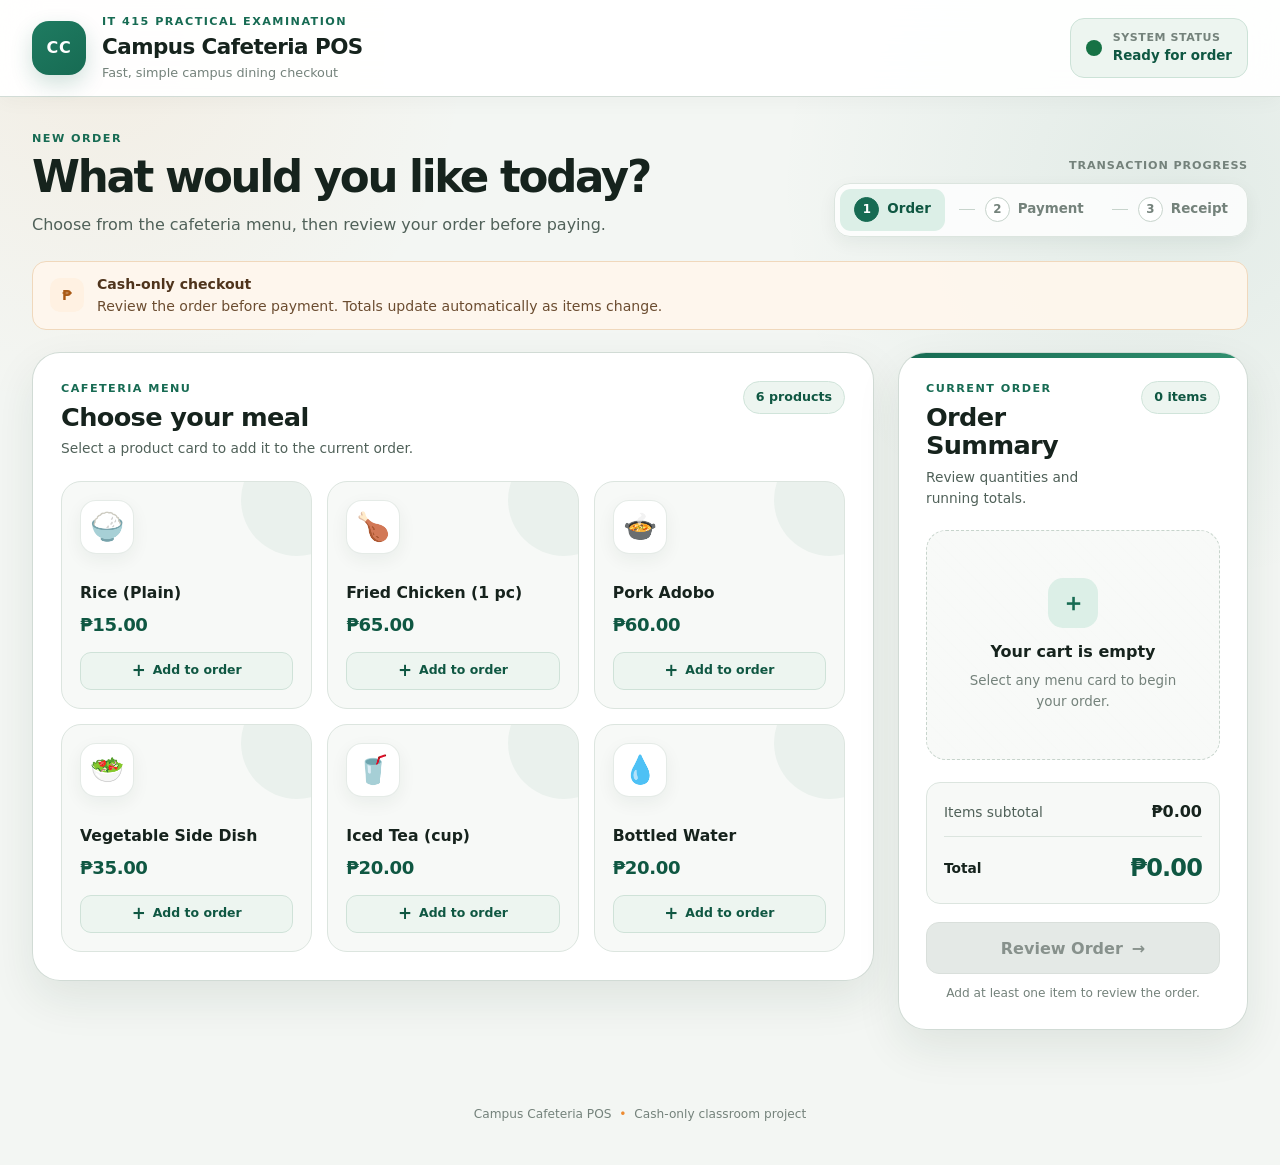
<file: index.html>
<!doctype html>
<html lang="en">
  <head>
    <meta charset="UTF-8" />
    <meta name="viewport" content="width=device-width, initial-scale=1.0" />
    <meta
      name="description"
      content="A desktop-friendly campus cafeteria point-of-sale application."
    />
    <title>Campus Cafeteria POS</title>
    <link rel="stylesheet" href="css/styles.css" />
    <script type="module" src="js/app.js"></script>
  </head>
  <body>
    <header class="site-header">
      <div class="header-inner">
        <div class="brand">
          <span class="brand-mark" aria-hidden="true">CC</span>
          <div class="brand-copy">
            <p class="eyebrow">IT 415 Practical Examination</p>
            <h1>Campus Cafeteria POS</h1>
            <p class="brand-subtitle">Fast, simple campus dining checkout</p>
          </div>
        </div>

        <div class="system-status" aria-label="System ready for a new order">
          <span class="status-dot" aria-hidden="true"></span>
          <span>
            <small>System status</small>
            <strong>Ready for order</strong>
          </span>
        </div>
      </div>
    </header>

    <main class="app-shell">
      <section class="welcome" aria-labelledby="welcome-title">
        <div class="welcome-copy">
          <p class="eyebrow">New order</p>
          <h2 id="welcome-title">What would you like today?</h2>
          <p>Choose from the cafeteria menu, then review your order before paying.</p>
        </div>

        <div class="progress-wrap">
          <p>Transaction progress</p>
          <ol class="progress-steps" aria-label="Transaction progress">
            <li class="is-current" aria-current="step"><span>1</span> Order</li>
            <li><span>2</span> Payment</li>
            <li><span>3</span> Receipt</li>
          </ol>
        </div>
      </section>

      <div id="stage-status" class="stage-notice" role="status">
        <span class="notice-icon" aria-hidden="true">₱</span>
        <span>
          <strong>Cash-only checkout</strong>
          Review the order before payment. Totals update automatically as items change.
        </span>
      </div>

      <section id="order-view" class="app-view" aria-label="Create an order">
        <section class="menu-panel" aria-labelledby="menu-title">
          <div class="section-heading">
            <div>
              <p class="eyebrow">Cafeteria menu</p>
              <h2 id="menu-title">Choose your meal</h2>
              <p class="section-description">Select a product card to add it to the current order.</p>
            </div>
            <span id="product-count" class="count-label">6 products</span>
          </div>

          <div id="product-grid" class="product-grid"></div>

          <noscript>
            <p class="message message-error">JavaScript must be enabled to display the menu.</p>
          </noscript>
        </section>

        <aside class="order-panel" aria-labelledby="order-summary-title">
          <div class="section-heading order-heading">
            <div>
              <p class="eyebrow">Current order</p>
              <h2 id="order-summary-title">Order Summary</h2>
              <p class="section-description">Review quantities and running totals.</p>
            </div>
            <span id="cart-count" class="count-label">0 items</span>
          </div>

          <div id="empty-cart" class="empty-cart">
            <span class="empty-icon" aria-hidden="true">＋</span>
            <h3>Your cart is empty</h3>
            <p>Select any menu card to begin your order.</p>
          </div>

          <div id="cart-items" class="cart-items" aria-live="polite" hidden></div>

          <div class="totals" aria-label="Order totals">
            <div>
              <span>Items subtotal</span>
              <strong id="cart-subtotal">₱0.00</strong>
            </div>
            <div class="grand-total">
              <span>Total</span>
              <strong id="cart-total">₱0.00</strong>
            </div>
          </div>

          <button id="review-order-button" class="primary-button" type="button" disabled>
            Review Order <span aria-hidden="true">→</span>
          </button>
          <p id="review-order-help" class="button-help">Add at least one item to review the order.</p>
        </aside>
      </section>

      <section id="review-view" class="app-view single-panel" aria-labelledby="review-title" hidden>
        <div class="flow-panel order-review-panel">
          <div class="section-heading flow-heading">
            <div>
              <p class="eyebrow">Final check</p>
              <h2 id="review-title">Review Your Order</h2>
              <p class="section-description">Confirm every item before moving to payment.</p>
            </div>
            <span id="review-item-count" class="count-label">0 items</span>
          </div>

          <div id="review-items" class="review-items"></div>

          <div class="review-total">
            <span>Order total</span>
            <strong id="review-total">₱0.00</strong>
          </div>

          <div class="button-row">
            <button id="back-to-order-button" class="secondary-button" type="button">
              <span aria-hidden="true">←</span> Back to Menu
            </button>
            <button id="continue-to-payment-button" class="primary-button" type="button">
              Continue to Payment <span aria-hidden="true">→</span>
            </button>
          </div>
          <p class="button-help">Payment method: cash</p>
        </div>
      </section>

      <section id="payment-view" class="app-view single-panel" aria-labelledby="payment-title" hidden>
        <form id="payment-form" class="flow-panel payment-panel" novalidate>
          <div class="flow-heading payment-heading">
            <span class="flow-icon" aria-hidden="true">₱</span>
            <div>
              <p class="eyebrow">Cash payment</p>
              <h2 id="payment-title">Enter payment amount</h2>
              <p class="section-description">The change will be calculated automatically.</p>
            </div>
          </div>

          <div class="payment-summary">
            <span>Amount due</span>
            <strong id="payment-order-total">₱0.00</strong>
          </div>

          <label for="cash-amount">Cash received</label>
          <div class="money-input">
            <span aria-hidden="true">₱</span>
            <input
              id="cash-amount"
              name="cashAmount"
              type="text"
              inputmode="decimal"
              autocomplete="off"
              placeholder="0.00"
              maxlength="12"
              aria-describedby="cash-help payment-message"
            />
          </div>
          <p id="cash-help" class="field-help">Enter pesos with up to two decimal places.</p>
          <p id="payment-message" class="message" aria-live="polite"></p>
          <div class="button-row">
            <button id="back-to-review-button" class="secondary-button" type="button">
              <span aria-hidden="true">←</span> Back to Review
            </button>
            <button id="confirm-payment-button" class="primary-button" type="submit">
              Confirm Payment <span aria-hidden="true">→</span>
            </button>
          </div>
        </form>
      </section>

      <section id="confirmation-view" class="app-view single-panel" aria-labelledby="confirmation-title" hidden>
        <div class="flow-panel centered-panel">
          <span class="success-mark" aria-hidden="true">✓</span>
          <p class="eyebrow">Payment confirmed</p>
          <h2 id="confirmation-title">Transaction complete</h2>
          <p class="confirmation-copy">Your cash payment was accepted and your receipt is ready.</p>

          <dl class="transaction-details">
            <div>
              <dt>Total</dt>
              <dd id="confirmation-total">₱0.00</dd>
            </div>
            <div>
              <dt>Cash received</dt>
              <dd id="confirmation-paid">₱0.00</dd>
            </div>
            <div class="change-row">
              <dt>Change</dt>
              <dd id="confirmation-change">₱0.00</dd>
            </div>
          </dl>

          <div class="reference-card">
            <p class="reference-label">Transaction reference</p>
            <strong id="transaction-reference" class="transaction-reference">—</strong>
          </div>

          <div class="button-row">
            <button id="view-receipt-button" class="secondary-button" type="button">
              View Receipt
            </button>
            <button id="confirmation-new-transaction-button" class="primary-button" type="button">
              New Transaction <span aria-hidden="true">→</span>
            </button>
          </div>
        </div>
      </section>

      <section id="receipt-view" class="app-view single-panel" aria-labelledby="receipt-title" hidden>
        <div class="flow-panel receipt-panel">
          <div class="receipt-header">
            <span class="receipt-brand" aria-hidden="true">CC</span>
            <p class="eyebrow">Digital receipt</p>
            <h2 id="receipt-title">Campus Cafeteria</h2>
            <p>Official transaction record</p>
          </div>
          <div class="receipt-meta">
            <span id="receipt-reference">—</span>
            <span id="receipt-date">—</span>
          </div>

          <div id="receipt-items" class="receipt-items"></div>

          <dl class="receipt-totals">
            <div>
              <dt>Total</dt>
              <dd id="receipt-total">₱0.00</dd>
            </div>
            <div>
              <dt>Payment method</dt>
              <dd>Cash</dd>
            </div>
            <div>
              <dt>Cash received</dt>
              <dd id="receipt-paid">₱0.00</dd>
            </div>
            <div class="change-row">
              <dt>Change</dt>
              <dd id="receipt-change">₱0.00</dd>
            </div>
          </dl>

          <p class="receipt-thanks">Thank you for dining with us.</p>
          <button id="receipt-new-transaction-button" class="primary-button" type="button">
            New Transaction <span aria-hidden="true">→</span>
          </button>
        </div>
      </section>
    </main>

    <footer>
      <p>Campus Cafeteria POS <span aria-hidden="true">•</span> Cash-only classroom project</p>
    </footer>
  </body>
</html>
</file>
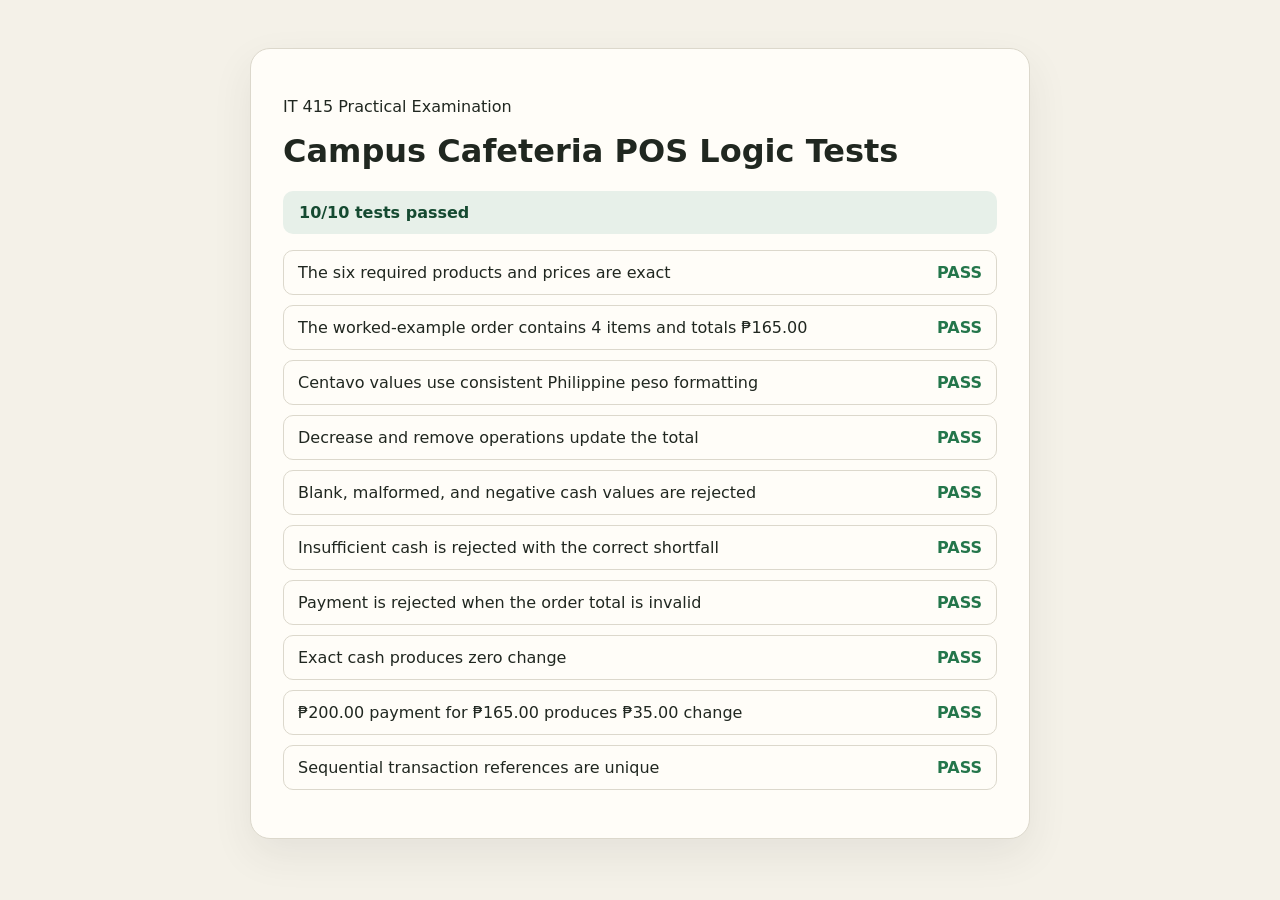
<file: tests/logic.test.html>
<!doctype html>
<html lang="en">
  <head>
    <meta charset="UTF-8" />
    <meta name="viewport" content="width=device-width, initial-scale=1.0" />
    <title>Campus Cafeteria POS Logic Tests</title>
    <style>
      :root {
        font-family: Inter, system-ui, sans-serif;
        color: #202720;
        background: #f4f1e8;
      }

      body {
        width: min(780px, calc(100% - 40px));
        margin: 0 auto;
        padding: 48px 0;
      }

      main {
        padding: 32px;
        border: 1px solid #dcd8cc;
        border-radius: 20px;
        background: #fffdf8;
        box-shadow: 0 16px 40px rgba(51, 56, 47, 0.08);
      }

      h1 {
        margin-top: 0;
      }

      #test-summary {
        padding: 12px 16px;
        border-radius: 10px;
        background: #e7f0e9;
        color: #154a31;
        font-weight: 800;
      }

      #test-results {
        display: grid;
        gap: 10px;
        padding: 0;
        list-style: none;
      }

      .test-result {
        display: flex;
        align-items: center;
        justify-content: space-between;
        gap: 20px;
        padding: 12px 14px;
        border: 1px solid #dcd8cc;
        border-radius: 10px;
      }

      .test-result strong {
        color: #24764b;
      }

      .test-result.is-failure {
        border-color: #a43d32;
        background: #fff4f1;
      }

      .test-result.is-failure strong {
        color: #a43d32;
      }
    </style>
    <script type="module" src="logic.test.js"></script>
  </head>
  <body data-test-status="running">
    <main>
      <p>IT 415 Practical Examination</p>
      <h1>Campus Cafeteria POS Logic Tests</h1>
      <p id="test-summary" role="status" aria-live="polite">Running tests…</p>
      <ul id="test-results"></ul>
    </main>
  </body>
</html>
</file>
<file: css/styles.css>
/* Design tokens */
:root {
  color-scheme: light;
  --page: #f3f6f3;
  --surface: #ffffff;
  --surface-soft: #f7f9f7;
  --surface-tint: #edf5f0;
  --ink: #16231d;
  --ink-soft: #506159;
  --ink-faint: #74827b;
  --primary: #176b53;
  --primary-hover: #0f5742;
  --primary-soft: #dcefe7;
  --accent: #ed8b32;
  --accent-soft: #fff1e2;
  --border: #dce5df;
  --border-strong: #c7d4cc;
  --danger: #b33d3d;
  --danger-soft: #fff0f0;
  --success: #177245;
  --success-soft: #e2f4e9;
  --shadow-small: 0 6px 18px rgba(25, 50, 38, 0.06);
  --shadow-medium: 0 18px 45px rgba(25, 50, 38, 0.09);
  --shadow-focus: 0 0 0 4px rgba(23, 107, 83, 0.16);
  --radius-xl: 28px;
  --radius-lg: 20px;
  --radius-md: 14px;
}

/* Base document styles */
* {
  box-sizing: border-box;
}

html {
  min-width: 320px;
  background: var(--page);
}

body {
  min-width: 320px;
  min-height: 100vh;
  margin: 0;
  background:
    radial-gradient(circle at 8% 4%, rgba(237, 139, 50, 0.08), transparent 23rem),
    radial-gradient(circle at 92% 16%, rgba(23, 107, 83, 0.08), transparent 25rem),
    var(--page);
  color: var(--ink);
  font-family:
    Inter, ui-sans-serif, system-ui, -apple-system, BlinkMacSystemFont, "Segoe UI", sans-serif;
  line-height: 1.5;
  -webkit-font-smoothing: antialiased;
}

button,
input {
  font: inherit;
}

button {
  -webkit-tap-highlight-color: transparent;
}

button:focus-visible,
input:focus-visible {
  outline: 3px solid var(--primary);
  outline-offset: 3px;
}

/* Application header */
.site-header {
  position: relative;
  z-index: 10;
  border-bottom: 1px solid rgba(199, 212, 204, 0.8);
  background: rgba(255, 255, 255, 0.94);
  box-shadow: 0 4px 20px rgba(25, 50, 38, 0.035);
  backdrop-filter: blur(18px);
}

.header-inner {
  display: flex;
  width: min(1500px, calc(100% - 64px));
  min-height: 96px;
  margin: 0 auto;
  align-items: center;
  justify-content: space-between;
  gap: 32px;
}

.brand {
  display: flex;
  min-width: 0;
  align-items: center;
  gap: 16px;
}

.brand-mark,
.receipt-brand {
  display: grid;
  flex: 0 0 auto;
  place-items: center;
  background: linear-gradient(145deg, #1f7b61, var(--primary));
  color: #ffffff;
  font-weight: 900;
  letter-spacing: 0.04em;
  box-shadow: 0 9px 22px rgba(23, 107, 83, 0.2);
}

.brand-mark {
  width: 54px;
  height: 54px;
  border-radius: 17px;
}

.brand-copy {
  min-width: 0;
}

.brand h1,
.welcome h2,
.section-heading h2,
.flow-panel h2 {
  margin: 0;
  line-height: 1.12;
}

.brand h1 {
  overflow: hidden;
  font-size: 1.34rem;
  letter-spacing: -0.025em;
  text-overflow: ellipsis;
  white-space: nowrap;
}

.brand-subtitle {
  margin: 4px 0 0;
  color: var(--ink-faint);
  font-size: 0.8rem;
}

.eyebrow {
  margin: 0 0 5px;
  color: var(--primary);
  font-size: 0.7rem;
  font-weight: 850;
  letter-spacing: 0.13em;
  text-transform: uppercase;
}

.system-status {
  display: flex;
  flex: 0 0 auto;
  min-width: 174px;
  align-items: center;
  gap: 11px;
  padding: 11px 15px;
  border: 1px solid #cce2d7;
  border-radius: 14px;
  background: var(--surface-tint);
}

.system-status > span:last-child {
  display: grid;
}

.system-status small {
  color: var(--ink-faint);
  font-size: 0.69rem;
  font-weight: 750;
  letter-spacing: 0.05em;
  text-transform: uppercase;
}

.system-status strong {
  color: var(--primary-hover);
  font-size: 0.84rem;
}

.status-dot {
  width: 10px;
  height: 10px;
  border: 3px solid rgba(23, 114, 69, 0.16);
  border-radius: 50%;
  background: var(--success);
  box-sizing: content-box;
}

/* Transaction introduction and progress */
.app-shell {
  width: min(1500px, calc(100% - 64px));
  margin: 0 auto;
  padding: 34px 0 54px;
}

.welcome {
  display: flex;
  align-items: flex-end;
  justify-content: space-between;
  gap: 42px;
  margin-bottom: 24px;
}

.welcome-copy {
  max-width: 720px;
}

.welcome h2 {
  font-size: clamp(2rem, 3.4vw, 3.45rem);
  letter-spacing: -0.052em;
}

.welcome-copy > p:last-child {
  max-width: 620px;
  margin: 11px 0 0;
  color: var(--ink-soft);
  font-size: 1rem;
}

.progress-wrap {
  flex: 0 0 auto;
}

.progress-wrap > p {
  margin: 0 0 8px;
  color: var(--ink-faint);
  font-size: 0.7rem;
  font-weight: 800;
  letter-spacing: 0.08em;
  text-align: right;
  text-transform: uppercase;
}

.progress-steps {
  display: flex;
  margin: 0;
  padding: 5px;
  border: 1px solid var(--border);
  border-radius: 16px;
  background: rgba(255, 255, 255, 0.82);
  box-shadow: var(--shadow-small);
  list-style: none;
}

.progress-steps li {
  display: flex;
  min-height: 42px;
  align-items: center;
  gap: 8px;
  padding: 8px 14px;
  border-radius: 11px;
  color: var(--ink-faint);
  font-size: 0.84rem;
  font-weight: 780;
}

.progress-steps li + li::before {
  width: 16px;
  height: 1px;
  margin-right: 2px;
  background: var(--border-strong);
  content: "";
}

.progress-steps span {
  display: grid;
  width: 25px;
  height: 25px;
  place-items: center;
  border: 1px solid var(--border-strong);
  border-radius: 50%;
  background: var(--surface);
  font-size: 0.74rem;
}

.progress-steps .is-current {
  background: var(--primary-soft);
  color: var(--primary-hover);
}

.progress-steps .is-current span {
  border-color: var(--primary);
  background: var(--primary);
  color: #ffffff;
}

.stage-notice {
  display: flex;
  min-height: 58px;
  align-items: center;
  gap: 13px;
  margin: 0 0 22px;
  padding: 12px 17px;
  border: 1px solid #f0d8bc;
  border-radius: var(--radius-md);
  background: rgba(255, 247, 237, 0.92);
  color: #6b4c30;
  font-size: 0.88rem;
}

.stage-notice strong {
  display: block;
  margin-bottom: 1px;
  color: #4f341c;
}

.notice-icon {
  display: grid;
  flex: 0 0 auto;
  width: 34px;
  height: 34px;
  place-items: center;
  border-radius: 10px;
  background: var(--accent-soft);
  color: #a95914;
  font-weight: 900;
}

/* Shared panels and ordering layout */
#order-view {
  display: grid;
  grid-template-columns: minmax(0, 1.52fr) minmax(350px, 0.62fr);
  gap: 24px;
  align-items: start;
}

.menu-panel,
.order-panel,
.flow-panel {
  border: 1px solid rgba(199, 212, 204, 0.82);
  border-radius: var(--radius-xl);
  background: rgba(255, 255, 255, 0.97);
  box-shadow: var(--shadow-medium);
}

.menu-panel {
  min-width: 0;
  padding: 28px;
}

.order-panel {
  position: sticky;
  top: 24px;
  padding: 27px;
  overflow: hidden;
}

.order-panel::before {
  display: block;
  width: calc(100% + 54px);
  height: 5px;
  margin: -27px -27px 23px;
  background: linear-gradient(90deg, var(--primary), #31906f);
  content: "";
}

.section-heading {
  display: flex;
  align-items: flex-start;
  justify-content: space-between;
  gap: 20px;
  margin-bottom: 22px;
}

.section-heading > div {
  min-width: 0;
}

.section-heading h2,
.flow-panel h2 {
  font-size: clamp(1.38rem, 2vw, 1.7rem);
  letter-spacing: -0.025em;
}

.section-description {
  margin: 7px 0 0;
  color: var(--ink-soft);
  font-size: 0.86rem;
}

.count-label {
  display: inline-flex;
  flex: 0 0 auto;
  min-height: 32px;
  align-items: center;
  padding: 6px 12px;
  border: 1px solid #d0e4da;
  border-radius: 999px;
  background: var(--surface-tint);
  color: var(--primary-hover);
  font-size: 0.79rem;
  font-weight: 800;
}

/* Product catalog */
.product-grid {
  display: grid;
  grid-template-columns: repeat(3, minmax(0, 1fr));
  gap: 15px;
}

.product-card {
  position: relative;
  display: grid;
  min-width: 0;
  min-height: 228px;
  grid-template-rows: auto 1fr auto auto;
  gap: 7px;
  padding: 18px;
  overflow: hidden;
  border: 1px solid var(--border);
  border-radius: var(--radius-lg);
  background: var(--surface-soft);
  color: var(--ink);
  cursor: pointer;
  text-align: left;
}

.product-card::after {
  position: absolute;
  top: -38px;
  right: -42px;
  width: 112px;
  height: 112px;
  border-radius: 50%;
  background: rgba(23, 107, 83, 0.055);
  content: "";
  pointer-events: none;
}

.product-card:hover:not(:disabled) {
  border-color: rgba(23, 107, 83, 0.52);
  background: #ffffff;
  box-shadow: 0 14px 30px rgba(25, 50, 38, 0.11);
  transform: translateY(-3px);
}

.product-card:active:not(:disabled) {
  box-shadow: var(--shadow-small);
  transform: translateY(-1px);
}

.product-card:disabled {
  cursor: not-allowed;
  opacity: 0.62;
}

.product-icon {
  position: relative;
  z-index: 1;
  display: grid;
  width: 54px;
  height: 54px;
  place-items: center;
  border: 1px solid rgba(220, 229, 223, 0.75);
  border-radius: 16px;
  background: #ffffff;
  font-size: 1.72rem;
  box-shadow: var(--shadow-small);
}

.product-name {
  align-self: end;
  margin-top: 20px;
  overflow-wrap: anywhere;
  font-size: 0.98rem;
  font-weight: 830;
  line-height: 1.3;
}

.product-price {
  color: var(--primary-hover);
  font-size: 1.13rem;
  font-weight: 900;
  letter-spacing: -0.02em;
}

.product-action {
  display: flex;
  min-height: 38px;
  align-items: center;
  justify-content: center;
  gap: 7px;
  margin-top: 7px;
  border: 1px solid #cfe2d8;
  border-radius: 11px;
  background: var(--surface-tint);
  color: var(--primary-hover);
  font-size: 0.78rem;
  font-weight: 850;
}

.product-action span {
  font-size: 1.05rem;
  line-height: 1;
}

.product-card:hover .product-action {
  border-color: var(--primary);
  background: var(--primary);
  color: #ffffff;
}

/* Cart contents and totals */
.empty-cart {
  display: grid;
  min-height: 230px;
  place-items: center;
  align-content: center;
  padding: 28px;
  border: 1px dashed var(--border-strong);
  border-radius: var(--radius-lg);
  background:
    linear-gradient(rgba(247, 249, 247, 0.88), rgba(247, 249, 247, 0.88)),
    repeating-linear-gradient(45deg, transparent, transparent 8px, rgba(23, 107, 83, 0.04) 8px, rgba(23, 107, 83, 0.04) 9px);
  text-align: center;
}

.empty-icon {
  display: grid;
  width: 50px;
  height: 50px;
  margin-bottom: 12px;
  place-items: center;
  border-radius: 15px;
  background: var(--primary-soft);
  color: var(--primary);
  font-size: 1.5rem;
  font-weight: 700;
}

.empty-cart h3 {
  margin: 0;
  font-size: 1rem;
}

.empty-cart p {
  max-width: 230px;
  margin: 7px 0 0;
  color: var(--ink-faint);
  font-size: 0.84rem;
}

.cart-items {
  display: grid;
  max-height: 390px;
  gap: 11px;
  padding-right: 4px;
  overflow-y: auto;
  scrollbar-color: var(--border-strong) transparent;
  scrollbar-width: thin;
}

.cart-item {
  display: grid;
  grid-template-columns: minmax(0, 1fr) auto;
  gap: 13px;
  padding: 15px;
  border: 1px solid var(--border);
  border-radius: var(--radius-md);
  background: var(--surface-soft);
}

.cart-item-main {
  min-width: 0;
}

.cart-item-name {
  display: block;
  overflow: hidden;
  font-size: 0.91rem;
  font-weight: 850;
  line-height: 1.3;
  text-overflow: ellipsis;
  white-space: nowrap;
}

.cart-item-price {
  display: block;
  margin-top: 3px;
  color: var(--ink-faint);
  font-size: 0.76rem;
}

.cart-item-subtotal {
  align-self: start;
  color: var(--primary-hover);
  font-size: 0.94rem;
  font-weight: 900;
}

.cart-item-actions {
  display: flex;
  grid-column: 1 / -1;
  align-items: center;
  justify-content: space-between;
  gap: 12px;
  padding-top: 3px;
}

.quantity-controls {
  display: inline-flex;
  align-items: center;
  overflow: hidden;
  border: 1px solid var(--border-strong);
  border-radius: 11px;
  background: #ffffff;
  box-shadow: 0 2px 6px rgba(25, 50, 38, 0.04);
}

.quantity-button {
  display: grid;
  width: 42px;
  height: 40px;
  place-items: center;
  border: 0;
  background: #ffffff;
  color: var(--primary-hover);
  cursor: pointer;
  font-size: 1.16rem;
  font-weight: 850;
}

.quantity-button:hover {
  background: var(--primary-soft);
}

.quantity-button:active {
  background: #cce5d9;
}

.quantity-value {
  min-width: 38px;
  color: var(--ink);
  font-size: 0.9rem;
  font-weight: 850;
  text-align: center;
}

.remove-button {
  min-height: 40px;
  padding: 8px 12px;
  border: 1px solid transparent;
  border-radius: 10px;
  background: transparent;
  color: var(--danger);
  cursor: pointer;
  font-size: 0.77rem;
  font-weight: 850;
}

.remove-button:hover {
  border-color: #f0cece;
  background: var(--danger-soft);
}

.totals {
  display: grid;
  gap: 10px;
  margin: 22px 0 18px;
  padding: 17px;
  border: 1px solid var(--border);
  border-radius: var(--radius-md);
  background: var(--surface-soft);
}

.totals > div {
  display: flex;
  align-items: center;
  justify-content: space-between;
  gap: 20px;
}

.totals span {
  color: var(--ink-soft);
  font-size: 0.86rem;
}

.grand-total {
  margin-top: 2px;
  padding-top: 13px;
  border-top: 1px solid var(--border);
  font-size: 1.06rem;
}

.grand-total span {
  color: var(--ink);
  font-weight: 850;
}

.grand-total strong {
  color: var(--primary-hover);
  font-size: 1.5rem;
  font-weight: 900;
  letter-spacing: -0.035em;
}

/* Shared actions */
.primary-button,
.secondary-button {
  display: inline-flex;
  min-height: 52px;
  align-items: center;
  justify-content: center;
  gap: 9px;
  padding: 12px 20px;
  border-radius: 13px;
  cursor: pointer;
  font-weight: 850;
  line-height: 1.2;
}

.primary-button {
  width: 100%;
  border: 1px solid var(--primary);
  background: linear-gradient(145deg, #1c765b, var(--primary));
  color: #ffffff;
  box-shadow: 0 9px 18px rgba(23, 107, 83, 0.17);
}

.secondary-button {
  border: 1px solid var(--border-strong);
  background: #ffffff;
  color: var(--ink);
}

.primary-button:hover:not(:disabled) {
  border-color: var(--primary-hover);
  background: var(--primary-hover);
  box-shadow: 0 12px 24px rgba(23, 107, 83, 0.23);
  transform: translateY(-1px);
}

.secondary-button:hover:not(:disabled) {
  border-color: var(--primary);
  background: var(--surface-tint);
  color: var(--primary-hover);
  transform: translateY(-1px);
}

.primary-button:active:not(:disabled),
.secondary-button:active:not(:disabled) {
  transform: translateY(0);
}

.primary-button:disabled,
.secondary-button:disabled {
  border-color: #d9dfdb;
  background: #e4e9e6;
  color: #87918c;
  box-shadow: none;
  cursor: not-allowed;
}

.button-help,
.field-help {
  color: var(--ink-faint);
  font-size: 0.76rem;
}

.button-help {
  margin: 10px 0 0;
  text-align: center;
}

/* Review and transaction flow panels */
.single-panel {
  display: grid;
  min-height: 590px;
  place-items: center;
  padding: 28px 0;
}

.flow-panel {
  width: min(660px, 100%);
  padding: 38px;
}

.order-review-panel {
  width: min(800px, 100%);
}

.flow-heading {
  padding-bottom: 20px;
  border-bottom: 1px solid var(--border);
}

.review-items {
  display: grid;
  gap: 8px;
  padding: 5px 0 18px;
  border-bottom: 1px solid var(--border);
}

.review-item {
  display: grid;
  grid-template-columns: minmax(0, 1fr) auto;
  gap: 6px 20px;
  padding: 14px 16px;
  border: 1px solid var(--border);
  border-radius: 13px;
  background: var(--surface-soft);
}

.review-item-name {
  font-weight: 850;
}

.review-item-detail {
  color: var(--ink-faint);
  font-size: 0.82rem;
}

.review-item-subtotal {
  grid-column: 2;
  grid-row: 1 / span 2;
  align-self: center;
  color: var(--primary-hover);
  font-weight: 900;
}

.review-total {
  display: flex;
  align-items: center;
  justify-content: space-between;
  padding: 22px 4px 5px;
  font-size: 1rem;
  font-weight: 850;
}

.review-total strong {
  color: var(--primary-hover);
  font-size: 1.75rem;
  font-weight: 900;
  letter-spacing: -0.04em;
}

/* Cash payment */
.payment-panel {
  width: min(620px, 100%);
}

.payment-heading {
  display: flex;
  align-items: center;
  gap: 16px;
}

.flow-icon {
  display: grid;
  flex: 0 0 auto;
  width: 54px;
  height: 54px;
  place-items: center;
  border-radius: 16px;
  background: var(--primary-soft);
  color: var(--primary-hover);
  font-size: 1.42rem;
  font-weight: 900;
}

.payment-summary {
  display: flex;
  align-items: center;
  justify-content: space-between;
  gap: 20px;
  margin: 24px 0 5px;
  padding: 18px 20px;
  border: 1px solid #cfe2d8;
  border-radius: var(--radius-md);
  background: var(--surface-tint);
}

.payment-summary span {
  color: var(--ink-soft);
  font-size: 0.88rem;
  font-weight: 750;
}

.payment-summary strong {
  color: var(--primary-hover);
  font-size: 1.55rem;
  font-weight: 900;
  letter-spacing: -0.03em;
}

.flow-panel label {
  display: block;
  margin: 25px 0 8px;
  font-size: 0.87rem;
  font-weight: 850;
}

.money-input {
  display: flex;
  min-height: 62px;
  align-items: center;
  padding: 0 17px;
  border: 1px solid var(--border-strong);
  border-radius: 13px;
  background: #ffffff;
  box-shadow: inset 0 1px 2px rgba(25, 50, 38, 0.025);
}

.money-input:focus-within {
  border-color: var(--primary);
  box-shadow: var(--shadow-focus);
}

.money-input span {
  color: var(--primary-hover);
  font-size: 1.2rem;
  font-weight: 900;
}

.money-input input {
  width: 100%;
  min-width: 0;
  padding: 13px;
  border: 0;
  outline: 0;
  background: transparent;
  color: var(--ink);
  font-size: 1.24rem;
  font-weight: 850;
}

.money-input input::placeholder {
  color: #a8b2ac;
}

.field-help {
  margin: 7px 0 0;
}

.message {
  display: flex;
  min-height: 26px;
  align-items: center;
  margin: 8px 0 0;
  font-size: 0.82rem;
  font-weight: 750;
}

.message-error {
  color: var(--danger);
}

.money-input.has-error {
  border-color: var(--danger);
  background: var(--danger-soft);
  box-shadow: 0 0 0 4px rgba(179, 61, 61, 0.1);
}

.button-row {
  display: grid;
  grid-template-columns: 1fr 1fr;
  gap: 12px;
  margin-top: 23px;
}

/* Confirmation and receipt */
.centered-panel {
  width: min(620px, 100%);
  text-align: center;
}

.success-mark {
  display: grid;
  width: 76px;
  height: 76px;
  margin: 0 auto 20px;
  place-items: center;
  border: 8px solid #f2faf5;
  border-radius: 50%;
  background: var(--success-soft);
  color: var(--success);
  font-size: 2rem;
  font-weight: 900;
  box-shadow: 0 8px 24px rgba(23, 114, 69, 0.12);
}

.confirmation-copy {
  max-width: 430px;
  margin: 9px auto 0;
  color: var(--ink-soft);
  font-size: 0.9rem;
}

.transaction-details,
.receipt-totals {
  display: grid;
  gap: 11px;
  margin: 26px 0 18px;
  padding: 19px;
  border: 1px solid var(--border);
  border-radius: var(--radius-md);
  background: var(--surface-soft);
  text-align: left;
}

.transaction-details > div,
.receipt-totals > div {
  display: flex;
  align-items: center;
  justify-content: space-between;
  gap: 20px;
}

.transaction-details dt,
.receipt-totals dt {
  color: var(--ink-soft);
  font-size: 0.85rem;
}

.transaction-details dd,
.receipt-totals dd {
  margin: 0;
  font-weight: 850;
}

.transaction-details .change-row,
.receipt-totals .change-row {
  margin-top: 3px;
  padding-top: 13px;
  border-top: 1px solid var(--border);
  color: var(--primary-hover);
  font-size: 1.06rem;
}

.reference-card {
  padding: 14px 16px;
  border: 1px dashed #c4d8ce;
  border-radius: 12px;
  background: var(--surface-tint);
}

.reference-label {
  margin: 0 0 4px;
  color: var(--ink-faint);
  font-size: 0.68rem;
  font-weight: 850;
  letter-spacing: 0.1em;
  text-transform: uppercase;
}

.transaction-reference {
  display: block;
  color: var(--primary-hover);
  font-family: ui-monospace, "Cascadia Code", Consolas, monospace;
  font-size: 0.96rem;
  overflow-wrap: anywhere;
}

.receipt-panel {
  width: min(610px, 100%);
  padding: 35px 42px;
  text-align: left;
}

.receipt-header {
  text-align: center;
}

.receipt-brand {
  width: 48px;
  height: 48px;
  margin: 0 auto 14px;
  border-radius: 15px;
  font-size: 0.8rem;
}

.receipt-header > p:last-child {
  margin: 7px 0 0;
  color: var(--ink-faint);
  font-size: 0.8rem;
}

.receipt-meta {
  display: flex;
  justify-content: space-between;
  gap: 16px;
  margin: 22px 0 18px;
  padding: 11px 0;
  border-top: 1px dashed var(--border-strong);
  border-bottom: 1px dashed var(--border-strong);
  color: var(--ink-faint);
  font-family: ui-monospace, "Cascadia Code", Consolas, monospace;
  font-size: 0.73rem;
}

.receipt-items {
  display: grid;
  gap: 12px;
  padding: 6px 0 18px;
  border-bottom: 1px dashed var(--border-strong);
}

.receipt-item {
  display: grid;
  grid-template-columns: minmax(0, 1fr) auto;
  gap: 4px 16px;
}

.receipt-item-name {
  font-size: 0.88rem;
  font-weight: 850;
}

.receipt-item-detail {
  color: var(--ink-faint);
  font-size: 0.78rem;
}

.receipt-item-subtotal {
  grid-column: 2;
  grid-row: 1 / span 2;
  align-self: center;
  font-size: 0.88rem;
  font-weight: 850;
}

.receipt-totals {
  margin-top: 18px;
}

.receipt-thanks {
  margin: 23px 0;
  color: var(--ink-soft);
  font-size: 0.86rem;
  font-weight: 700;
  text-align: center;
}

[hidden] {
  display: none !important;
}

footer {
  padding: 8px 24px 30px;
  color: var(--ink-faint);
  font-size: 0.76rem;
  text-align: center;
}

footer span {
  padding: 0 4px;
  color: var(--accent);
}

/* Responsive layout */
@media (max-width: 1210px) {
  .product-grid {
    grid-template-columns: repeat(2, minmax(0, 1fr));
  }

  #order-view {
    grid-template-columns: minmax(0, 1.25fr) minmax(340px, 0.75fr);
  }

  .progress-steps li {
    padding-inline: 10px;
  }
}

@media (max-width: 960px) {
  .header-inner,
  .app-shell {
    width: min(100% - 36px, 760px);
  }

  .header-inner {
    min-height: 88px;
  }

  .brand-subtitle,
  .system-status small {
    display: none;
  }

  .system-status {
    min-width: auto;
  }

  .welcome {
    align-items: flex-start;
    flex-direction: column;
    gap: 24px;
  }

  .progress-wrap {
    width: 100%;
  }

  .progress-wrap > p {
    text-align: left;
  }

  .progress-steps {
    width: 100%;
  }

  .progress-steps li {
    flex: 1;
    justify-content: center;
  }

  #order-view {
    grid-template-columns: 1fr;
  }

  .order-panel {
    position: static;
  }
}

@media (max-width: 640px) {
  .header-inner,
  .app-shell {
    width: min(100% - 24px, 560px);
  }

  .header-inner {
    min-height: 80px;
  }

  .brand {
    gap: 11px;
  }

  .brand-mark {
    width: 46px;
    height: 46px;
    border-radius: 14px;
    font-size: 0.85rem;
  }

  .brand h1 {
    font-size: 1.05rem;
  }

  .brand .eyebrow,
  .system-status strong {
    font-size: 0.62rem;
  }

  .system-status {
    gap: 7px;
    padding: 8px 9px;
  }

  .status-dot {
    width: 7px;
    height: 7px;
  }

  .app-shell {
    padding-top: 26px;
  }

  .welcome h2 {
    font-size: 2.1rem;
  }

  .progress-steps {
    display: grid;
    grid-template-columns: repeat(3, 1fr);
  }

  .progress-steps li {
    padding: 7px 5px;
    font-size: 0.72rem;
  }

  .progress-steps li + li::before {
    display: none;
  }

  .stage-notice {
    align-items: flex-start;
  }

  .menu-panel,
  .order-panel,
  .flow-panel {
    border-radius: 20px;
  }

  .menu-panel,
  .order-panel,
  .flow-panel,
  .receipt-panel {
    padding: 22px;
  }

  .order-panel::before {
    width: calc(100% + 44px);
    margin: -22px -22px 19px;
  }

  .section-heading {
    gap: 12px;
  }

  .section-description {
    font-size: 0.8rem;
  }

  .product-grid {
    grid-template-columns: 1fr;
  }

  .product-card {
    min-height: 185px;
  }

  .single-panel {
    min-height: auto;
    padding: 0;
  }

  .button-row {
    grid-template-columns: 1fr;
  }

  .secondary-button {
    order: 2;
  }

  .payment-heading {
    align-items: flex-start;
  }

  .receipt-meta {
    align-items: flex-start;
    flex-direction: column;
    gap: 4px;
  }
}

@media (prefers-reduced-motion: no-preference) {
  .product-card,
  .product-action,
  .primary-button,
  .secondary-button,
  .quantity-button,
  .remove-button {
    transition:
      color 150ms ease,
      background-color 150ms ease,
      border-color 150ms ease,
      box-shadow 150ms ease,
      transform 150ms ease;
  }
}
</file>
